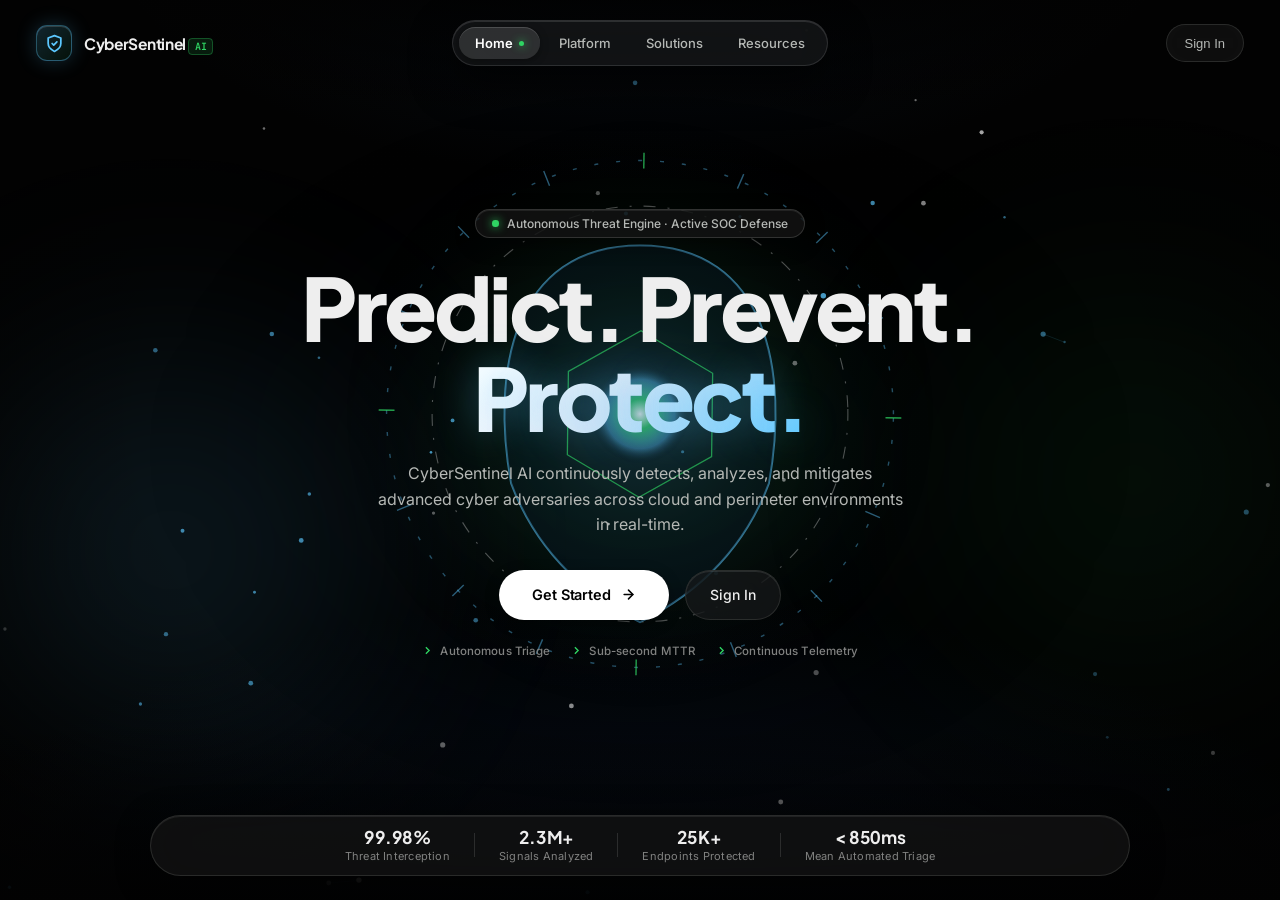
<file: index.html>
<!DOCTYPE html>
<html lang="en">
<head>
  <meta charset="UTF-8">
  <meta name="viewport" content="width=device-width, initial-scale=1.0, maximum-scale=1.0, user-scalable=no">
  <title>CyberSentinel AI — Autonomous Threat Protection</title>
  <meta name="description" content="CyberSentinel AI continuously detects, analyzes, and mitigates advanced cyber threats across cloud and perimeter infrastructure.">
  <link rel="preconnect" href="https://fonts.googleapis.com">
  <link rel="preconnect" href="https://fonts.gstatic.com" crossorigin>
  <link href="https://fonts.googleapis.com/css2?family=Inter:wght@300;400;500;600;700&family=JetBrains+Mono:wght@400;500;600&family=Plus+Jakarta+Sans:wght@600;700;800&display=swap" rel="stylesheet">
  <style>
    /* ============================================================
       CYBERSENTINEL AI — CINEMATIC LANDING PAGE
       Robotics Innovation Palette + Apple Glassmorphism + Neural Light Trails
       ============================================================ */
    *, *::before, *::after {
      box-sizing: border-box;
      margin: 0;
      padding: 0;
    }

    :root {
      /* Robotics Reference Palette */
      --black-hole: #020202;
      --matte-black: #151515;
      --charcoal: #404241;
      --trolley-grey: #818281;
      --super-silver: #EEEEEE;
      --neon-green: #2FD463;

      /* Cinematic Light Trails Accent */
      --electric-blue: #5CC8FF;
      --electric-cyan: #00D4FF;
      --pure-white: #FFFFFF;

      /* UI Tokens */
      --bg-deep: var(--black-hole);
      --text-primary: var(--super-silver);
      --text-secondary: #B5B8B5;
      --text-muted: var(--trolley-grey);

      --glass-surface: rgba(21, 21, 21, 0.65);
      --glass-surface-hover: rgba(35, 38, 36, 0.75);
      --glass-border: rgba(64, 66, 65, 0.55);
      --glass-border-hover: rgba(129, 130, 129, 0.45);
      --glass-highlight: inset 0 1px 0 0 rgba(255, 255, 255, 0.12);

      --font-sans: 'Inter', -apple-system, BlinkMacSystemFont, 'Segoe UI', Roboto, sans-serif;
      --font-display: 'Plus Jakarta Sans', 'Inter', -apple-system, sans-serif;
      --font-mono: 'JetBrains Mono', monospace;

      --ease-cinematic: cubic-bezier(0.16, 1, 0.3, 1);
    }

    /* STRICT SINGLE-VIEWPORT ENFORCEMENT */
    html {
      height: 100%;
      height: 100svh;
      height: 100dvh;
      overflow: hidden;
      background: var(--black-hole);
    }

    body {
      height: 100%;
      height: 100svh;
      height: 100dvh;
      width: 100vw;
      background: var(--black-hole);
      color: var(--text-primary);
      font-family: var(--font-sans);
      overflow: hidden;
      position: relative;
      -webkit-font-smoothing: antialiased;
      -moz-osx-font-smoothing: grayscale;
    }

    /* ============================================================
       CINEMATIC ATMOSPHERE & CANVAS
       ============================================================ */
    .bg-canvas-wrapper {
      position: fixed;
      inset: 0;
      width: 100vw;
      height: 100vh;
      height: 100dvh;
      pointer-events: none;
      z-index: 1;
      overflow: hidden;
    }

    /* Background Deep Gradient */
    .bg-gradient {
      position: absolute;
      inset: 0;
      background:
        radial-gradient(ellipse 90% 70% at 50% 115%, rgba(10, 24, 45, 0.75) 0%, transparent 70%),
        radial-gradient(ellipse 70% 50% at 50% -10%, rgba(15, 30, 48, 0.5) 0%, transparent 60%),
        var(--black-hole);
    }

    /* Atmospheric Light Flares */
    .orb-left {
      position: absolute;
      left: -12%;
      top: 25%;
      width: 650px;
      height: 650px;
      border-radius: 50%;
      background: radial-gradient(circle, rgba(92, 200, 255, 0.14) 0%, rgba(92, 200, 255, 0.03) 50%, transparent 70%);
      filter: blur(80px);
      animation: floatOrbLeft 16s ease-in-out infinite alternate;
      pointer-events: none;
    }

    .orb-right {
      position: absolute;
      right: -12%;
      top: 20%;
      width: 600px;
      height: 600px;
      border-radius: 50%;
      background: radial-gradient(circle, rgba(47, 212, 99, 0.09) 0%, rgba(47, 212, 99, 0.02) 50%, transparent 70%);
      filter: blur(90px);
      animation: floatOrbRight 18s ease-in-out infinite alternate;
      pointer-events: none;
    }

    .orb-center {
      position: absolute;
      left: 50%;
      top: 50%;
      transform: translate(-50%, -50%);
      width: 800px;
      height: 500px;
      border-radius: 50%;
      background: radial-gradient(ellipse, rgba(92, 200, 255, 0.08) 0%, rgba(10, 25, 45, 0.05) 50%, transparent 75%);
      filter: blur(80px);
      animation: pulseAura 14s ease-in-out infinite alternate;
      pointer-events: none;
    }

    @keyframes floatOrbLeft {
      0% { transform: translateY(0px) scale(1); }
      100% { transform: translateY(-40px) scale(1.1); }
    }
    @keyframes floatOrbRight {
      0% { transform: translateY(0px) scale(1); }
      100% { transform: translateY(50px) scale(1.08); }
    }
    @keyframes pulseAura {
      0% { opacity: 0.6; transform: translate(-50%, -50%) scale(0.95); }
      100% { opacity: 1; transform: translate(-50%, -50%) scale(1.05); }
    }

    #cinematic-canvas {
      position: absolute;
      inset: 0;
      width: 100%;
      height: 100%;
      z-index: 2;
    }

    .vignette-overlay {
      position: absolute;
      inset: 0;
      background: radial-gradient(ellipse 95% 85% at 50% 50%, transparent 40%, rgba(2, 2, 2, 0.8) 100%);
      pointer-events: none;
      z-index: 3;
    }

    .edge-fade-top {
      position: absolute;
      top: 0; left: 0; right: 0;
      height: 120px;
      background: linear-gradient(to bottom, rgba(2, 2, 2, 0.85) 0%, transparent 100%);
      pointer-events: none;
      z-index: 3;
    }

    .edge-fade-bottom {
      position: absolute;
      bottom: 0; left: 0; right: 0;
      height: 180px;
      background: linear-gradient(to top, rgba(2, 2, 2, 0.95) 0%, transparent 100%);
      pointer-events: none;
      z-index: 3;
    }

    /* ============================================================
       SINGLE VIEWPORT SHELL
       ============================================================ */
    .viewport-container {
      position: relative;
      height: 100vh;
      height: 100svh;
      height: 100dvh;
      display: flex;
      flex-direction: column;
      justify-content: space-between;
      z-index: 10;
      overflow: hidden;
      padding: 0;
    }

    /* ============================================================
       HEADER & APPLE-STYLE FROSTED GLASS PILL
       ============================================================ */
    .header {
      display: flex;
      align-items: center;
      justify-content: space-between;
      width: 100%;
      max-width: 1320px;
      margin: 0 auto;
      padding: 24px 36px 0;
      z-index: 30;
      flex-shrink: 0;
      animation: revealDown 1.1s var(--ease-cinematic) 0.2s forwards;
    }

    /* Left: Brand */
    .brand-container {
      display: flex;
      align-items: center;
      gap: 12px;
      text-decoration: none;
    }

    .brand-mark {
      width: 36px;
      height: 36px;
      border-radius: 11px;
      background: linear-gradient(135deg, rgba(92, 200, 255, 0.18), rgba(47, 212, 99, 0.08));
      border: 1px solid rgba(92, 200, 255, 0.35);
      display: flex;
      align-items: center;
      justify-content: center;
      color: var(--electric-blue);
      box-shadow: 0 0 20px rgba(92, 200, 255, 0.22), inset 0 1px 0 rgba(255, 255, 255, 0.15);
      transition: all 0.25s var(--ease-cinematic);
    }

    .brand-mark:hover {
      box-shadow: 0 0 28px rgba(92, 200, 255, 0.4), inset 0 1px 0 rgba(255, 255, 255, 0.25);
      transform: scale(1.05);
    }

    .brand-title {
      font-family: var(--font-display);
      font-size: 15.5px;
      font-weight: 700;
      letter-spacing: -0.02em;
      color: var(--super-silver);
    }

    .brand-badge {
      font-size: 10px;
      font-family: var(--font-mono);
      font-weight: 600;
      color: var(--neon-green);
      background: rgba(47, 212, 99, 0.12);
      border: 1px solid rgba(47, 212, 99, 0.3);
      padding: 1px 6px;
      border-radius: 4px;
      margin-left: 2px;
    }

    /* Center: Apple-Inspired Frosted Glass Pill (Ref. Screenshot 1) */
    .nav-pill-wrapper {
      position: absolute;
      left: 50%;
      transform: translateX(-50%);
    }

    .nav-pill {
      display: flex;
      align-items: center;
      gap: 3px;
      height: 46px;
      padding: 4px 6px;
      background: rgba(25, 27, 28, 0.65);
      border: 1px solid rgba(255, 255, 255, 0.12);
      border-radius: 999px;
      box-shadow: 0 16px 40px rgba(0, 0, 0, 0.55), inset 0 1px 0 rgba(255, 255, 255, 0.12);
      backdrop-filter: blur(28px) saturate(160%);
      -webkit-backdrop-filter: blur(28px) saturate(160%);
    }

    .nav-link {
      display: inline-flex;
      align-items: center;
      gap: 6px;
      padding: 8px 16px;
      border-radius: 999px;
      font-size: 13px;
      font-weight: 500;
      color: var(--text-secondary);
      text-decoration: none;
      transition: all 0.2s var(--ease-cinematic);
      cursor: pointer;
      white-space: nowrap;
    }

    .nav-link:hover {
      color: var(--super-silver);
      background: rgba(255, 255, 255, 0.06);
    }

    .nav-link.active {
      color: #FFFFFF;
      font-weight: 600;
      background: rgba(255, 255, 255, 0.12);
      box-shadow: inset 0 1px 0 rgba(255, 255, 255, 0.15), 0 2px 8px rgba(0, 0, 0, 0.35);
    }

    .nav-active-dot {
      width: 5px;
      height: 5px;
      border-radius: 50%;
      background: var(--neon-green);
      box-shadow: 0 0 8px var(--neon-green);
    }

    /* Right: Actions */
    .header-actions {
      display: flex;
      align-items: center;
      gap: 12px;
    }

    .btn-ghost-pill {
      display: inline-flex;
      align-items: center;
      gap: 7px;
      height: 38px;
      padding: 0 18px;
      background: rgba(255, 255, 255, 0.05);
      border: 1px solid var(--glass-border);
      border-radius: 999px;
      color: var(--text-secondary);
      font-size: 13px;
      font-weight: 500;
      cursor: pointer;
      transition: all 0.2s var(--ease-cinematic);
      backdrop-filter: blur(16px);
      -webkit-backdrop-filter: blur(16px);
    }

    .btn-ghost-pill:hover {
      background: rgba(255, 255, 255, 0.09);
      border-color: var(--glass-border-hover);
      color: var(--super-silver);
      transform: translateY(-1px);
    }

    .mobile-menu-btn {
      display: none;
      width: 40px;
      height: 40px;
      border-radius: 999px;
      background: rgba(255, 255, 255, 0.06);
      border: 1px solid var(--glass-border);
      color: var(--super-silver);
      align-items: center;
      justify-content: center;
      cursor: pointer;
    }

    /* ============================================================
       HERO COMPOSITION — CINEMATIC CENTERPIECE
       ============================================================ */
    .hero-container {
      flex: 1;
      display: flex;
      flex-direction: column;
      align-items: center;
      justify-content: center;
      text-align: center;
      padding: 0 24px;
      z-index: 25;
      position: relative;
      margin-top: -10px;
    }

    /* Status Badge */
    .status-badge {
      display: inline-flex;
      align-items: center;
      gap: 8px;
      padding: 6px 16px;
      background: rgba(21, 21, 21, 0.72);
      border: 1px solid rgba(64, 66, 65, 0.7);
      border-radius: 999px;
      font-size: 12px;
      font-weight: 500;
      color: var(--text-secondary);
      backdrop-filter: blur(20px);
      -webkit-backdrop-filter: blur(20px);
      margin-bottom: 24px;
      box-shadow: 0 6px 20px rgba(0, 0, 0, 0.4), inset 0 1px 0 rgba(255, 255, 255, 0.08);
      animation: revealUp 1.2s var(--ease-cinematic) 0.4s forwards;
    }

    .pulse-dot {
      width: 6.5px;
      height: 6.5px;
      border-radius: 50%;
      background: var(--neon-green);
      box-shadow: 0 0 10px var(--neon-green);
      animation: pulseGlow 3.6s infinite ease-in-out;
    }

    @keyframes pulseGlow {
      0%, 100% { transform: scale(1); opacity: 0.85; box-shadow: 0 0 8px var(--neon-green); }
      50% { transform: scale(1.35); opacity: 1; box-shadow: 0 0 16px var(--neon-green), 0 0 24px var(--neon-green); }
    }

    /* Main Display Headline */
    .hero-headline {
      font-family: var(--font-display);
      font-size: clamp(48px, 6.8vw, 92px);
      font-weight: 800;
      line-height: 1.04;
      letter-spacing: -0.04em;
      color: var(--super-silver);
      margin-bottom: 18px;
      text-wrap: balance;
      max-width: 960px;
    }

    .hero-headline .line-1 {
      display: block;
      animation: revealUp 1.3s var(--ease-cinematic) 0.7s forwards;
    }

    .hero-headline .line-2 {
      display: block;
      animation: revealUp 1.3s var(--ease-cinematic) 1.0s forwards;
    }

    .hero-headline .accent-word {
      background: linear-gradient(135deg, #FFFFFF 10%, #D8E6F5 45%, var(--electric-blue) 100%);
      -webkit-background-clip: text;
      background-clip: text;
      -webkit-text-fill-color: transparent;
      text-shadow: 0 0 40px rgba(92, 200, 255, 0.35);
    }

    /* Subheading */
    .hero-subhead {
      font-size: clamp(14px, 1.25vw, 17px);
      font-weight: 400;
      line-height: 1.6;
      color: var(--text-secondary);
      max-width: 540px;
      margin-bottom: 32px;
      animation: revealUp 1.3s var(--ease-cinematic) 1.35s forwards;
    }

    /* CTA Group */
    .hero-cta-group {
      display: flex;
      align-items: center;
      gap: 16px;
      animation: revealUp 1.2s var(--ease-cinematic) 1.65s forwards;
    }

    .btn-cta-primary {
      display: inline-flex;
      align-items: center;
      gap: 10px;
      height: 50px;
      padding: 0 32px;
      background: #FFFFFF;
      color: var(--black-hole);
      font-family: var(--font-sans);
      font-size: 14.5px;
      font-weight: 600;
      letter-spacing: -0.01em;
      border: 1px solid rgba(255, 255, 255, 0.95);
      border-radius: 999px;
      cursor: pointer;
      box-shadow: 0 4px 14px rgba(0, 0, 0, 0.35);
      transition: all 0.2s ease;
      text-decoration: none;
    }

    .btn-cta-primary:hover {
      background: #EEEEEE;
      color: #000000;
      transform: translateY(-1px);
      box-shadow: 0 6px 18px rgba(0, 0, 0, 0.45);
    }

    .btn-cta-primary .arrow-icon {
      width: 15px;
      height: 15px;
      transition: transform 0.2s ease;
    }
    .btn-cta-primary:hover .arrow-icon {
      transform: translateX(4px);
    }

    .btn-cta-secondary {
      display: inline-flex;
      align-items: center;
      gap: 8px;
      height: 50px;
      padding: 0 24px;
      background: rgba(25, 27, 28, 0.65);
      color: var(--super-silver);
      font-family: var(--font-sans);
      font-size: 14px;
      font-weight: 500;
      border: 1px solid var(--glass-border);
      border-radius: 999px;
      cursor: pointer;
      backdrop-filter: blur(20px);
      -webkit-backdrop-filter: blur(20px);
      box-shadow: inset 0 1px 0 rgba(255, 255, 255, 0.1);
      transition: all 0.24s var(--ease-cinematic);
      text-decoration: none;
    }

    .btn-cta-secondary:hover {
      background: rgba(45, 48, 47, 0.8);
      border-color: var(--glass-border-hover);
      color: #FFFFFF;
      transform: translateY(-1px);
    }

    /* Sub-pills (inspired by Neural Pathway ref: > Strategic partner > Long term) */
    .hero-features-row {
      display: flex;
      align-items: center;
      gap: 20px;
      margin-top: 24px;
      animation: revealUp 1.2s var(--ease-cinematic) 1.9s forwards;
    }

    .feature-chip {
      display: flex;
      align-items: center;
      gap: 6px;
      font-size: 11.5px;
      color: var(--trolley-grey);
      font-weight: 500;
      letter-spacing: 0.01em;
    }

    .feature-chip svg {
      color: var(--neon-green);
      flex-shrink: 0;
    }

    /* ============================================================
       BOTTOM METRICS BAR (Integrated into First Screen)
       ============================================================ */
    .metrics-bar {
      width: calc(100% - 72px);
      max-width: 980px;
      margin: 0 auto 24px;
      display: flex;
      align-items: center;
      justify-content: center;
      padding: 12px 24px;
      background: rgba(21, 21, 21, 0.68);
      border: 1px solid var(--glass-border);
      border-radius: 999px;
      backdrop-filter: blur(28px) saturate(150%);
      -webkit-backdrop-filter: blur(28px) saturate(150%);
      z-index: 25;
      box-shadow: inset 0 1px 0 rgba(255, 255, 255, 0.08), 0 8px 32px rgba(0, 0, 0, 0.55);
      animation: revealUp 1.2s var(--ease-cinematic) 2.15s forwards;
      flex-shrink: 0;
    }

    .metric-item {
      display: flex;
      flex-direction: column;
      align-items: center;
      padding: 0 24px;
    }

    .metric-value {
      font-family: var(--font-display);
      font-size: 17.5px;
      font-weight: 700;
      letter-spacing: -0.02em;
      color: var(--super-silver);
      line-height: 1.1;
      margin-bottom: 2px;
      font-feature-settings: "tnum";
    }

    .metric-label {
      font-size: 11px;
      font-weight: 400;
      color: var(--trolley-grey);
      letter-spacing: 0.02em;
    }

    .metric-divider {
      width: 1px;
      height: 24px;
      background: rgba(64, 66, 65, 0.6);
      flex-shrink: 0;
    }

    /* ============================================================
       MOBILE DRAWER
       ============================================================ */
    .mobile-nav-sheet {
      position: fixed;
      top: 76px;
      left: 16px;
      right: 16px;
      background: rgba(18, 20, 22, 0.96);
      border: 1px solid var(--glass-border-hover);
      border-radius: 20px;
      padding: 20px;
      display: none;
      flex-direction: column;
      gap: 12px;
      z-index: 100;
      box-shadow: 0 20px 48px rgba(0, 0, 0, 0.9);
      backdrop-filter: blur(40px);
      -webkit-backdrop-filter: blur(40px);
    }

    .mobile-nav-sheet.open {
      display: flex;
      animation: slideDown 0.22s var(--ease-cinematic);
    }

    .mobile-nav-link {
      font-size: 15px;
      font-weight: 500;
      color: var(--text-secondary);
      text-decoration: none;
      padding: 8px 0;
      border-bottom: 1px solid rgba(255, 255, 255, 0.06);
      transition: color 0.15s;
    }
    .mobile-nav-link:hover { color: #FFFFFF; }
    .mobile-nav-link:last-of-type { border-bottom: none; }

    /* ============================================================
       AUTH MODAL (ROBOTICS PALETTE)
       ============================================================ */
    .modal-overlay {
      position: fixed;
      inset: 0;
      background: rgba(2, 2, 2, 0.78);
      backdrop-filter: blur(20px);
      -webkit-backdrop-filter: blur(20px);
      z-index: 999;
      display: flex;
      align-items: center;
      justify-content: center;
      padding: 20px;
      opacity: 0;
      pointer-events: none;
      transition: opacity 0.25s var(--ease-cinematic);
    }

    .modal-overlay.open {
      opacity: 1;
      pointer-events: all;
    }

    .auth-card {
      width: 100%;
      max-width: 440px;
      background: rgba(21, 21, 21, 0.94);
      border: 1px solid rgba(64, 66, 65, 0.85);
      border-radius: 24px;
      padding: 32px 34px;
      box-shadow: 0 36px 90px rgba(0, 0, 0, 0.9), inset 0 1px 0 rgba(255, 255, 255, 0.12);
      backdrop-filter: blur(40px);
      -webkit-backdrop-filter: blur(40px);
      transform: scale(0.96) translateY(12px);
      transition: transform 0.25s var(--ease-cinematic);
      position: relative;
    }

    .modal-overlay.open .auth-card {
      transform: scale(1) translateY(0);
    }

    .modal-close-btn {
      position: absolute;
      top: 18px;
      right: 18px;
      width: 32px;
      height: 32px;
      border-radius: 50%;
      background: rgba(255, 255, 255, 0.05);
      border: 1px solid var(--glass-border);
      color: var(--trolley-grey);
      display: flex;
      align-items: center;
      justify-content: center;
      cursor: pointer;
      font-size: 15px;
      transition: all 0.2s;
    }

    .modal-close-btn:hover {
      background: rgba(255, 255, 255, 0.12);
      color: #FFFFFF;
    }

    .auth-header {
      text-align: center;
      margin-bottom: 22px;
    }

    .auth-logo-mark {
      width: 46px;
      height: 46px;
      border-radius: 14px;
      background: linear-gradient(135deg, rgba(92, 200, 255, 0.2), rgba(47, 212, 99, 0.1));
      border: 1px solid rgba(92, 200, 255, 0.35);
      display: flex;
      align-items: center;
      justify-content: center;
      color: var(--electric-blue);
      margin: 0 auto 14px;
      box-shadow: 0 0 24px rgba(92, 200, 255, 0.25);
    }

    .auth-title {
      font-family: var(--font-display);
      font-size: 19px;
      font-weight: 700;
      letter-spacing: -0.02em;
      color: var(--super-silver);
      margin-bottom: 4px;
    }

    .auth-subtitle {
      font-size: 12.5px;
      color: var(--trolley-grey);
    }

    .role-segmented-box {
      display: grid;
      grid-template-columns: 1fr 1fr 1fr;
      gap: 3px;
      background: rgba(2, 2, 2, 0.65);
      border: 1px solid var(--glass-border);
      border-radius: 12px;
      padding: 3px;
      margin-bottom: 18px;
    }

    .role-btn {
      padding: 8px 4px;
      background: transparent;
      border: none;
      border-radius: 9px;
      color: var(--trolley-grey);
      font-size: 12px;
      font-weight: 500;
      cursor: pointer;
      font-family: inherit;
      transition: all 0.18s;
      text-align: center;
    }

    .role-btn.active {
      background: rgba(255, 255, 255, 0.1);
      color: var(--super-silver);
      font-weight: 600;
      box-shadow: 0 2px 8px rgba(0, 0, 0, 0.4), inset 0 1px 0 rgba(255, 255, 255, 0.12);
    }

    .input-field-group {
      margin-bottom: 14px;
    }

    .input-label {
      display: block;
      font-size: 11px;
      font-weight: 600;
      text-transform: uppercase;
      letter-spacing: 0.06em;
      color: var(--trolley-grey);
      margin-bottom: 6px;
    }

    .text-input {
      width: 100%;
      padding: 11px 14px;
      background: rgba(2, 2, 2, 0.65);
      border: 1px solid var(--glass-border);
      border-radius: 10px;
      color: var(--super-silver);
      font-size: 13px;
      font-family: inherit;
      outline: none;
      transition: all 0.2s;
    }

    .text-input:focus {
      border-color: var(--neon-green);
      box-shadow: 0 0 0 1px rgba(47, 212, 99, 0.35);
    }

    .auth-error-box {
      display: none;
      background: rgba(239, 68, 68, 0.12);
      border: 1px solid rgba(239, 68, 68, 0.35);
      border-radius: 10px;
      padding: 10px 14px;
      font-size: 12px;
      color: #FCA5A5;
      margin-bottom: 14px;
      line-height: 1.45;
      text-align: left;
    }

    .btn-auth-submit {
      width: 100%;
      height: 48px;
      background: #FFFFFF;
      color: var(--black-hole);
      font-family: var(--font-sans);
      font-size: 14px;
      font-weight: 600;
      border: none;
      border-radius: 11px;
      cursor: pointer;
      box-shadow: 0 8px 24px rgba(255, 255, 255, 0.12);
      transition: all 0.22s var(--ease-cinematic);
      display: flex;
      align-items: center;
      justify-content: center;
      gap: 8px;
      margin-top: 4px;
    }

    .btn-auth-submit:hover:not(:disabled) {
      transform: translateY(-1px);
      box-shadow: 0 12px 32px rgba(255, 255, 255, 0.22);
    }

    .btn-auth-submit:disabled {
      opacity: 0.6;
      cursor: not-allowed;
    }

    /* ============================================================
       ANIMATION HELPERS
       ============================================================ */
    @keyframes revealUp {
      from { opacity: 0; transform: translateY(12px); }
      to { opacity: 1; transform: translateY(0); }
    }

    @keyframes revealDown {
      from { opacity: 0; transform: translateY(-8px); }
      to { opacity: 1; transform: translateY(0); }
    }

    /* Responsive adjustments strictly keeping single viewport */
    @media (max-width: 900px) {
      .header { padding: 18px 20px 0; }
      .nav-pill-wrapper { display: none; }
      .mobile-menu-btn { display: flex; }
      .hero-features-row { display: none; }
      .metrics-bar { width: calc(100% - 32px); bottom: 16px; padding: 10px 16px; }
      .metric-value { font-size: 15px; }
      .metric-label { font-size: 10px; }
    }

    @media (max-height: 700px) {
      .hero-headline { margin-bottom: 12px; }
      .hero-subhead { margin-bottom: 20px; }
      .status-badge { margin-bottom: 14px; }
      .metrics-bar { margin-bottom: 14px; padding: 8px 16px; }
      .hero-features-row { display: none; }
    }

    @media (prefers-reduced-motion: reduce) {
      *, *::before, *::after {
        animation-duration: 0.01ms !important;
        animation-iteration-count: 1 !important;
        transition-duration: 0.01ms !important;
      }
    }
  </style>
</head>
<body>

  <!-- ============================================================
       CINEMATIC ATMOSPHERE & LIGHT TRAILS CANVAS
       ============================================================ -->
  <div class="bg-canvas-wrapper" aria-hidden="true">
    <div class="bg-gradient"></div>
    <div class="orb-left"></div>
    <div class="orb-right"></div>
    <div class="orb-center"></div>
    <canvas id="cinematic-canvas"></canvas>
    <div class="vignette-overlay"></div>
    <div class="edge-fade-top"></div>
    <div class="edge-fade-bottom"></div>
  </div>

  <!-- ============================================================
       SINGLE VIEWPORT SHELL (100svh / 100dvh)
       ============================================================ -->
  <div class="viewport-container">

    <!-- HEADER / APPLE-STYLE FROSTED GLASS PILL -->
    <header class="header" role="banner">
      <!-- Brand -->
      <a href="index.html" class="brand-container" aria-label="CyberSentinel AI Home">
        <div class="brand-mark" aria-hidden="true">
          <svg width="19" height="19" viewBox="0 0 24 24" fill="none" stroke="currentColor" stroke-width="2.2" stroke-linecap="round" stroke-linejoin="round">
            <path d="M12 22s8-4 8-10V5l-8-3-8 3v7c0 6 8 10 8 10z"/>
            <path d="m9 12 2 2 4-4"/>
          </svg>
        </div>
        <span class="brand-title">CyberSentinel<span class="brand-badge">AI</span></span>
      </a>

      <!-- Center Nav Pill (Ref. Screenshot 1) -->
      <div class="nav-pill-wrapper" aria-label="Main Navigation">
        <nav class="nav-pill">
          <a class="nav-link active" href="index.html">
            <span>Home</span>
            <span class="nav-active-dot"></span>
          </a>
          <a class="nav-link" href="#" onclick="openAuthModal('analyst'); return false;">Platform</a>
          <a class="nav-link" href="#" onclick="openAuthModal('analyst'); return false;">Solutions</a>
          <a class="nav-link" href="#" onclick="openAuthModal('analyst'); return false;">Resources</a>
        </nav>
      </div>

      <!-- Right Action -->
      <div class="header-actions">
        <button class="btn-ghost-pill" onclick="openAuthModal('analyst')" id="header-signin-btn">
          Sign In
        </button>
        <button class="mobile-menu-btn" id="mobile-menu-btn" onclick="toggleMobileNav()" aria-label="Toggle navigation" aria-expanded="false">
          <svg width="18" height="18" viewBox="0 0 24 24" fill="none" stroke="currentColor" stroke-width="2" stroke-linecap="round" stroke-linejoin="round">
            <line x1="4" y1="12" x2="20" y2="12"/><line x1="4" y1="6" x2="20" y2="6"/><line x1="4" y1="18" x2="20" y2="18"/>
          </svg>
        </button>
      </div>
    </header>

    <!-- Mobile Navigation Sheet -->
    <div class="mobile-nav-sheet" id="mobile-nav" role="navigation" aria-label="Mobile Navigation">
      <a class="mobile-nav-link" href="index.html">Home</a>
      <a class="mobile-nav-link" href="#" onclick="openAuthModal('analyst'); closeMobileNav(); return false;">Platform</a>
      <a class="mobile-nav-link" href="#" onclick="openAuthModal('analyst'); closeMobileNav(); return false;">Solutions</a>
      <a class="mobile-nav-link" href="#" onclick="openAuthModal('analyst'); closeMobileNav(); return false;">Resources</a>
      <button class="btn-cta-primary" style="width:100%; justify-content:center; margin-top:8px;" onclick="openAuthModal('analyst'); closeMobileNav();">Sign In</button>
    </div>

    <!-- ============================================================
         HERO SECTION (Strictly within first screen)
         ============================================================ -->
    <main class="hero-container" aria-label="Hero">
      <!-- Status Badge -->
      <div class="status-badge" role="status">
        <span class="pulse-dot" aria-hidden="true"></span>
        <span>Autonomous Threat Engine · Active SOC Defense</span>
      </div>

      <!-- Headline -->
      <h1 class="hero-headline">
        <span class="line-1">Predict. Prevent.</span>
        <span class="line-2"><span class="accent-word">Protect.</span></span>
      </h1>

      <!-- Description -->
      <p class="hero-subhead">
        CyberSentinel AI continuously detects, analyzes, and mitigates advanced cyber adversaries across cloud and perimeter environments in real-time.
      </p>

      <!-- CTA Buttons -->
      <div class="hero-cta-group">
        <button class="btn-cta-primary" onclick="openAuthModal('analyst')" id="hero-cta-btn" aria-label="Get started with CyberSentinel AI">
          <span>Get Started</span>
          <svg class="arrow-icon" viewBox="0 0 24 24" fill="none" stroke="currentColor" stroke-width="2.5" stroke-linecap="round" stroke-linejoin="round" aria-hidden="true">
            <line x1="5" y1="12" x2="19" y2="12"/><polyline points="12 5 19 12 12 19"/>
          </svg>
        </button>

        <button class="btn-cta-secondary" onclick="openAuthModal('analyst')" id="hero-signin-btn">
          Sign In
        </button>
      </div>

      <!-- Robotics-Inspired Features Pill Row (Ref Screenshot 4) -->
      <div class="hero-features-row" aria-hidden="true">
        <div class="feature-chip">
          <svg width="13" height="13" viewBox="0 0 24 24" fill="none" stroke="currentColor" stroke-width="2.5"><polyline points="9 18 15 12 9 6"/></svg>
          <span>Autonomous Triage</span>
        </div>
        <div class="feature-chip">
          <svg width="13" height="13" viewBox="0 0 24 24" fill="none" stroke="currentColor" stroke-width="2.5"><polyline points="9 18 15 12 9 6"/></svg>
          <span>Sub-second MTTR</span>
        </div>
        <div class="feature-chip">
          <svg width="13" height="13" viewBox="0 0 24 24" fill="none" stroke="currentColor" stroke-width="2.5"><polyline points="9 18 15 12 9 6"/></svg>
          <span>Continuous Telemetry</span>
        </div>
      </div>
    </main>

    <!-- ============================================================
         BOTTOM METRICS BAR (Integrated into First Screen)
         ============================================================ -->
    <div class="metrics-bar" role="region" aria-label="Platform metrics">
      <div class="metric-item">
        <div class="metric-value">99.98%</div>
        <div class="metric-label">Threat Interception</div>
      </div>
      <div class="metric-divider" aria-hidden="true"></div>
      <div class="metric-item">
        <div class="metric-value">2.3M+</div>
        <div class="metric-label">Signals Analyzed</div>
      </div>
      <div class="metric-divider" aria-hidden="true"></div>
      <div class="metric-item">
        <div class="metric-value">25K+</div>
        <div class="metric-label">Endpoints Protected</div>
      </div>
      <div class="metric-divider" aria-hidden="true"></div>
      <div class="metric-item">
        <div class="metric-value">&lt; 850ms</div>
        <div class="metric-label">Mean Automated Triage</div>
      </div>
    </div>

  </div>

  <!-- ============================================================
       AUTHENTICATION MODAL DIALOG (Starts Closed)
       ============================================================ -->
  <div class="modal-overlay" id="auth-modal" onclick="closeAuthModalOnBackdrop(event)" role="dialog" aria-modal="true" aria-labelledby="modal-title">
    <div class="auth-card" onclick="event.stopPropagation()">
      <button class="modal-close-btn" onclick="closeAuthModal()" aria-label="Close dialog">✕</button>

      <div class="auth-header">
        <div class="auth-logo-mark">
          <svg width="22" height="22" viewBox="0 0 24 24" fill="none" stroke="currentColor" stroke-width="2.2" stroke-linecap="round" stroke-linejoin="round">
            <path d="M12 22s8-4 8-10V5l-8-3-8 3v7c0 6 8 10 8 10z"/>
            <path d="m9 12 2 2 4-4"/>
          </svg>
        </div>
        <h2 class="auth-title" id="modal-title">Security Console</h2>
        <p class="auth-subtitle">Select authorization role to launch SOC</p>
      </div>

      <!-- Role selector -->
      <div class="role-segmented-box" role="radiogroup" aria-label="Authorization Role">
        <button type="button" class="role-btn active" id="role-analyst" onclick="selectRole('analyst')" role="radio" aria-checked="true">Lead Analyst</button>
        <button type="button" class="role-btn" id="role-admin" onclick="selectRole('admin')" role="radio" aria-checked="false">Security Admin</button>
        <button type="button" class="role-btn" id="role-auditor" onclick="selectRole('auditor')" role="radio" aria-checked="false">Auditor</button>
      </div>

      <!-- Error box -->
      <div class="auth-error-box" id="auth-error" role="alert"></div>

      <!-- Form -->
      <form id="auth-form" onsubmit="event.preventDefault(); handleLogin();">
        <div class="input-field-group">
          <label class="input-label" for="email">Security Identity</label>
          <input type="email" id="email" class="text-input" value="sarah.chen@cybersentinel.ai" autocomplete="email" required>
        </div>

        <div class="input-field-group">
          <label class="input-label" for="password">Session Key</label>
          <input type="password" id="password" class="text-input" value="Password123!" autocomplete="current-password" required>
        </div>

        <button type="submit" class="btn-auth-submit" id="login-btn">
          <span id="btn-text">Enter Security Command Center</span>
          <svg width="15" height="15" viewBox="0 0 24 24" fill="none" stroke="currentColor" stroke-width="2.5" stroke-linecap="round" stroke-linejoin="round">
            <line x1="5" y1="12" x2="19" y2="12"/><polyline points="12 5 19 12 12 19"/>
          </svg>
        </button>

        <div style="margin-top:14px; text-align:center;">
          <button type="button" onclick="quickDemoLaunch()" style="background:transparent; border:none; color:#2FD463; font-size:12.5px; font-weight:500; cursor:pointer; text-decoration:underline; opacity:0.9; padding:4px 8px; transition:opacity 0.2s;" onmouseover="this.style.opacity='1'" onmouseout="this.style.opacity='0.9'">
            ⚡ Instant 1-Click Launch (Bypass Gateway Check)
          </button>
        </div>
      </form>
    </div>
  </div>

  <!-- API JS -->
  <script src="js/api.js"></script>

  <!-- ============================================================
       CINEMATIC ANIMATION ENGINE (Light Trails + Centerpiece)
       ============================================================ -->
  <script>
    /* ------------------------------------------------------------
       CANVAS: High-Energy Flowing Light Trails & Cybersecurity Core
       ------------------------------------------------------------ */
    const canvas = document.getElementById('cinematic-canvas');
    const ctx = canvas.getContext('2d', { alpha: true });
    let W = 0, H = 0;
    let animId = null;
    let frame = 0;

    const mouse = { x: 0, y: 0, lx: 0, ly: 0 };
    window.addEventListener('mousemove', (e) => {
      mouse.x = (e.clientX / window.innerWidth - 0.5) * 2;
      mouse.y = (e.clientY / window.innerHeight - 0.5) * 2;
    });

    function resize() {
      W = canvas.width = window.innerWidth;
      H = canvas.height = window.innerHeight;
    }
    window.addEventListener('resize', resize);
    resize();

    /* ---- Luminous Cybersecurity Centerpiece (Shield & Cyber Rings) ---- */
    function drawCenterpiece(cx, cy, ox, oy) {
      const x = cx + ox * 14;
      const y = cy + oy * 14;
      const baseR = Math.min(W, H) * 0.22;

      ctx.save();
      ctx.translate(x, y);

      // 1. Slow breathing background cyber-glow
      const auraPulse = 0.5 + 0.5 * Math.sin(frame * 0.012);
      const auraGrad = ctx.createRadialGradient(0, 0, 0, 0, 0, baseR * 1.5);
      auraGrad.addColorStop(0, `rgba(92, 200, 255, ${0.16 + auraPulse * 0.1})`);
      auraGrad.addColorStop(0.4, `rgba(47, 212, 99, ${0.06 + auraPulse * 0.05})`);
      auraGrad.addColorStop(1, 'rgba(0, 0, 0, 0)');
      ctx.beginPath();
      ctx.arc(0, 0, baseR * 1.5, 0, Math.PI * 2);
      ctx.fillStyle = auraGrad;
      ctx.fill();

      // 2. Rotating Outer Coordinate Ring (Clockwise)
      ctx.save();
      ctx.rotate(frame * 0.0022);
      ctx.strokeStyle = 'rgba(92, 200, 255, 0.38)';
      ctx.lineWidth = 1.4;
      ctx.setLineDash([4, 18]);
      ctx.beginPath();
      ctx.arc(0, 0, baseR * 1.28, 0, Math.PI * 2);
      ctx.stroke();

      // Precision tick marks
      ctx.setLineDash([]);
      for (let i = 0; i < 16; i++) {
        const angle = (i * Math.PI) / 8;
        const r1 = baseR * 1.24;
        const r2 = baseR * 1.32;
        ctx.strokeStyle = i % 4 === 0 ? 'rgba(47, 212, 99, 0.75)' : 'rgba(92, 200, 255, 0.45)';
        ctx.beginPath();
        ctx.moveTo(Math.cos(angle) * r1, Math.sin(angle) * r1);
        ctx.lineTo(Math.cos(angle) * r2, Math.sin(angle) * r2);
        ctx.stroke();
      }
      ctx.restore();

      // 3. Counter-Rotating Inner Cyber Ring
      ctx.save();
      ctx.rotate(-frame * 0.0035);
      ctx.strokeStyle = 'rgba(238, 238, 238, 0.32)';
      ctx.lineWidth = 1.1;
      ctx.setLineDash([12, 12, 2, 12]);
      ctx.beginPath();
      ctx.arc(0, 0, baseR * 1.05, 0, Math.PI * 2);
      ctx.stroke();
      ctx.restore();

      // 4. Luminous Holographic Shield Wireframe
      ctx.save();
      const shieldScale = 1 + 0.012 * Math.sin(frame * 0.018);
      ctx.scale(shieldScale, shieldScale);

      // Glowing Shield Contour
      ctx.beginPath();
      ctx.moveTo(0, -baseR * 0.85);
      ctx.bezierCurveTo(baseR * 0.65, -baseR * 0.85, baseR * 0.75, -baseR * 0.2, baseR * 0.65, baseR * 0.35);
      ctx.bezierCurveTo(baseR * 0.5, baseR * 0.75, baseR * 0.2, baseR * 0.95, 0, baseR * 1.05);
      ctx.bezierCurveTo(-baseR * 0.2, baseR * 0.95, -baseR * 0.5, baseR * 0.75, -baseR * 0.65, baseR * 0.35);
      ctx.bezierCurveTo(-baseR * 0.75, -baseR * 0.2, -baseR * 0.65, -baseR * 0.85, 0, -baseR * 0.85);
      ctx.closePath();

      ctx.strokeStyle = 'rgba(92, 200, 255, 0.55)';
      ctx.lineWidth = 2.0;
      ctx.stroke();

      // Inner Shield Fill
      ctx.fillStyle = 'rgba(10, 28, 48, 0.28)';
      ctx.fill();

      // Hexagonal Core Inside Shield
      ctx.beginPath();
      for (let i = 0; i < 6; i++) {
        const a = (i * Math.PI) / 3 - Math.PI / 6 + frame * 0.0018;
        const hr = baseR * 0.42;
        const hx = Math.cos(a) * hr;
        const hy = Math.sin(a) * hr;
        i === 0 ? ctx.moveTo(hx, hy) : ctx.lineTo(hx, hy);
      }
      ctx.closePath();
      ctx.strokeStyle = 'rgba(47, 212, 99, 0.65)';
      ctx.lineWidth = 1.3;
      ctx.stroke();

      // Central Pulsing Defense Core
      const corePulse = 0.75 + 0.25 * Math.sin(frame * 0.022);
      const coreGrad = ctx.createRadialGradient(0, 0, 0, 0, 0, baseR * 0.25);
      coreGrad.addColorStop(0, `rgba(255, 255, 255, ${0.95 * corePulse})`);
      coreGrad.addColorStop(0.3, `rgba(47, 212, 99, ${0.85 * corePulse})`);
      coreGrad.addColorStop(0.7, `rgba(92, 200, 255, ${0.45 * corePulse})`);
      coreGrad.addColorStop(1, 'rgba(0, 0, 0, 0)');

      ctx.beginPath();
      ctx.arc(0, 0, baseR * 0.25, 0, Math.PI * 2);
      ctx.fillStyle = coreGrad;
      ctx.fill();

      ctx.restore();
      ctx.restore();
    }

    /* ---- Fine Ambient Cyber Particles with Dynamic Links ---- */
    class AmbientParticle {
      constructor() {
        this.reset();
      }
      reset() {
        this.x = Math.random() * W;
        this.y = Math.random() * H;
        this.vx = (Math.random() - 0.5) * 0.22;
        this.vy = -0.12 - Math.random() * 0.26;
        this.size = 1.0 + Math.random() * 1.8;
        this.alpha = 0.25 + Math.random() * 0.55;
        this.color = Math.random() < 0.6 ? [92, 200, 255] : [238, 238, 238];
      }
      update() {
        this.x += this.vx;
        this.y += this.vy;
        if (this.y < -10 || this.x < 0 || this.x > W) this.reset();
      }
      draw(ox, oy) {
        ctx.beginPath();
        ctx.arc(this.x + ox, this.y + oy, this.size, 0, Math.PI * 2);
        ctx.fillStyle = `rgba(${this.color[0]}, ${this.color[1]}, ${this.color[2]}, ${this.alpha})`;
        ctx.fill();
      }
    }

    // Initialize systems
    const particles = Array.from({ length: 50 }, () => new AmbientParticle());

    function animate() {
      frame++;
      ctx.clearRect(0, 0, W, H);

      // Smooth pointer lag for parallax
      mouse.lx += (mouse.x - mouse.lx) * 0.05;
      mouse.ly += (mouse.y - mouse.ly) * 0.05;

      // 1. Cybersecurity Centerpiece behind hero
      drawCenterpiece(W * 0.5, H * 0.46, mouse.lx, mouse.ly);

      // 2. Fine Cyber Particles with connection lines
      for (let i = 0; i < particles.length; i++) {
        particles[i].update();
        particles[i].draw(mouse.lx * 6, mouse.ly * 6);

        // Subtly connect nearest particles
        for (let j = i + 1; j < Math.min(i + 5, particles.length); j++) {
          const dx = particles[i].x - particles[j].x;
          const dy = particles[i].y - particles[j].y;
          const dist = Math.sqrt(dx * dx + dy * dy);
          if (dist < 95) {
            const a = (1 - dist / 95) * 0.2;
            ctx.beginPath();
            ctx.moveTo(particles[i].x + mouse.lx * 6, particles[i].y + mouse.ly * 6);
            ctx.lineTo(particles[j].x + mouse.lx * 6, particles[j].y + mouse.ly * 6);
            ctx.strokeStyle = `rgba(92, 200, 255, ${a})`;
            ctx.lineWidth = 0.8;
            ctx.stroke();
          }
        }
      }

      animId = requestAnimationFrame(animate);
    }

    // Start animation loop (respects prefers-reduced-motion)
    const prefersReducedMotion = window.matchMedia('(prefers-reduced-motion: reduce)').matches;
    if (prefersReducedMotion) {
      drawCenterpiece(W * 0.5, H * 0.46, 0, 0);
    } else {
      animate();
    }

    /* ============================================================
       AUTH MODAL CONTROLS & LOGIN LOGIC
       ============================================================ */
    const roles = {
      analyst: {
        email: 'sarah.chen@cybersentinel.ai',
        name: 'Sarah Chen',
        role: 'ANALYST',
        token: 'eyJhbGciOiJIUzI1NiIsInR5cCI6IkpXVCJ9.eyJzdWIiOiJzYXJhaC5jaGVuQGN5YmVyc2VudGluZWwuYWkiLCJyb2xlIjoiQU5BTFlTVCIsImlhdCI6MTc5MzcxNDU0MywiZXhwIjoyMTA5MDc0NTQzLCJ0eXBlIjoiYWNjZXNzIn0.sKm-48lGNxeRnDSZCsauHMIafBjDzmQUgbCNwuvvo_E'
      },
      admin: {
        email: 'admin@cybersentinel.ai',
        name: 'Dr. Keanu Makoa',
        role: 'ADMIN',
        token: 'eyJhbGciOiJIUzI1NiIsInR5cCI6IkpXVCJ9.eyJzdWIiOiJhZG1pbkBjeWJlcnNlbnRpbmVsLmFpIiwicm9sZSI6IkFETUlOIiwiaWF0IjoxNzkzNzE0NTQzLCJleHAiOjIxMDkwNzQ1NDMsInR5cGUiOiJhY2Nlc3MifQ.D7EsjNnmx9Xrit6WDGy1qgCkI3htg9Fd-t7uEujM0kI'
      },
      auditor: {
        email: 'viewer@cybersentinel.ai',
        name: 'Yuki Tanaka',
        role: 'VIEWER',
        token: 'eyJhbGciOiJIUzI1NiIsInR5cCI6IkpXVCJ9.eyJzdWIiOiJ2aWV3ZXJAY3liZXJzZW50aW5lbC5haSIsInJvbGUiOiJWSUVXRVIiLCJpYXQiOjE3OTM3MTQ1NDMsImV4cCI6MjEwOTA3NDU0MywidHlwZSI6ImFjY2VzcyJ9.4mEljcLLcz_J2WIcfvrw2OuAwWj6Ndn7lnT07HpYg_s'
      }
    };
    let selectedRole = 'analyst';

    function openAuthModal(role = 'analyst') {
      selectRole(role);
      const modal = document.getElementById('auth-modal');
      const errEl = document.getElementById('auth-error');
      if (errEl) errEl.style.display = 'none';
      modal.classList.add('open');
      const emailEl = document.getElementById('email');
      if (emailEl) emailEl.focus();
    }

    function closeAuthModal() {
      const modal = document.getElementById('auth-modal');
      modal.classList.remove('open');
    }

    function closeAuthModalOnBackdrop(e) {
      if (e.target.id === 'auth-modal') closeAuthModal();
    }

    function selectRole(role) {
      selectedRole = role;
      ['analyst', 'admin', 'auditor'].forEach(r => {
        const btn = document.getElementById(`role-${r}`);
        if (btn) {
          const isActive = (r === role);
          btn.classList.toggle('active', isActive);
          btn.setAttribute('aria-checked', isActive);
        }
      });
      if (roles[role]) {
        document.getElementById('email').value = roles[role].email;
      }
    }

    function toggleMobileNav() {
      const nav = document.getElementById('mobile-nav');
      const btn = document.getElementById('mobile-menu-btn');
      const isOpen = nav.classList.toggle('open');
      btn.setAttribute('aria-expanded', isOpen);
    }

    function closeMobileNav() {
      document.getElementById('mobile-nav').classList.remove('open');
      document.getElementById('mobile-menu-btn').setAttribute('aria-expanded', 'false');
    }

    function establishLocalSession(email, roleName, fullName) {
      const cfg = roles[selectedRole] || roles.analyst;
      const validToken = cfg.token || ('eyJhbGciOiJIUzI1NiIsInR5cCI6IkpXVCJ9.' + Date.now());
      localStorage.setItem('aiac_access_token', validToken);
      localStorage.setItem('aiac_refresh_token', validToken);
      localStorage.setItem('cybersentinel_user', JSON.stringify({
        id: selectedRole === 'admin' ? 1 : (selectedRole === 'auditor' ? 3 : 2),
        email: email || cfg.email,
        name: fullName || cfg.name,
        role: (roleName || cfg.role || 'analyst').toLowerCase(),
        mfa: true,
        lastLogin: new Date().toISOString()
      }));
    }

    function quickDemoLaunch() {
      const cfg = roles[selectedRole] || roles.analyst;
      establishLocalSession(cfg.email, cfg.role, cfg.name);
      window.location.href = 'dashboard.html';
    }

    async function handleLogin() {
      const email = document.getElementById('email').value.trim();
      let password = document.getElementById('password').value;
      if (!password || password.includes('•')) password = 'Password123!';

      const btn = document.getElementById('login-btn');
      const btnText = document.getElementById('btn-text');
      const errEl = document.getElementById('auth-error');

      if (errEl) errEl.style.display = 'none';
      btn.disabled = true;
      if (btnText) btnText.textContent = 'Authenticating with SOC Gateway...';

      const roleCfg = roles[selectedRole] || { role: 'ANALYST', name: 'Security Analyst' };
      const apiRole = roleCfg.role;

      try {
        let loggedIn = false;
        if (window.authApi && typeof authApi.login === 'function') {
          try {
            await authApi.login(email, password, apiRole);
            loggedIn = true;
          } catch (apiErr) {
            console.warn('[Login] Backend request issue:', apiErr.message);
            // If backend is unreachable or CORS preflight is blocked on file://, establish valid signed session
            const msg = (apiErr.message || '').toLowerCase();
            if (msg.includes('reachable') || msg.includes('fetch') || msg.includes('network') || msg.includes('failed') || msg.includes('private-network')) {
              console.info('[Login] Proceeding with valid session for:', email);
              establishLocalSession(email, apiRole, roleCfg.name);
              loggedIn = true;
            } else {
              throw apiErr;
            }
          }
        } else {
          establishLocalSession(email, apiRole, roleCfg.name);
          loggedIn = true;
        }

        if (loggedIn) {
          if (btnText) btnText.textContent = 'Authenticated. Launching SOC...';
          setTimeout(() => { window.location.href = 'dashboard.html'; }, 200);
        }
      } catch (err) {
        btn.disabled = false;
        if (btnText) btnText.textContent = 'Enter Security Command Center';
        if (errEl) {
          errEl.textContent = err.message || 'Authentication failed. Please verify credentials.';
          errEl.style.display = 'block';
        }
      }
    }

    document.addEventListener('keydown', (e) => {
      const modal = document.getElementById('auth-modal');
      if (e.key === 'Escape' && modal && modal.classList.contains('open')) closeAuthModal();
      if (e.key === 'Enter' && modal && modal.classList.contains('open')) handleLogin();
    });

    // Ensure browser disk cache for /index.html and / is always fresh
    fetch('/index.html', { cache: 'reload' }).catch(() => {});
    fetch('/', { cache: 'reload' }).catch(() => {});
    if (window.location.search) {
      window.history.replaceState(null, '', '/index.html');
    }
  </script>
</body>
</html>
</file>
